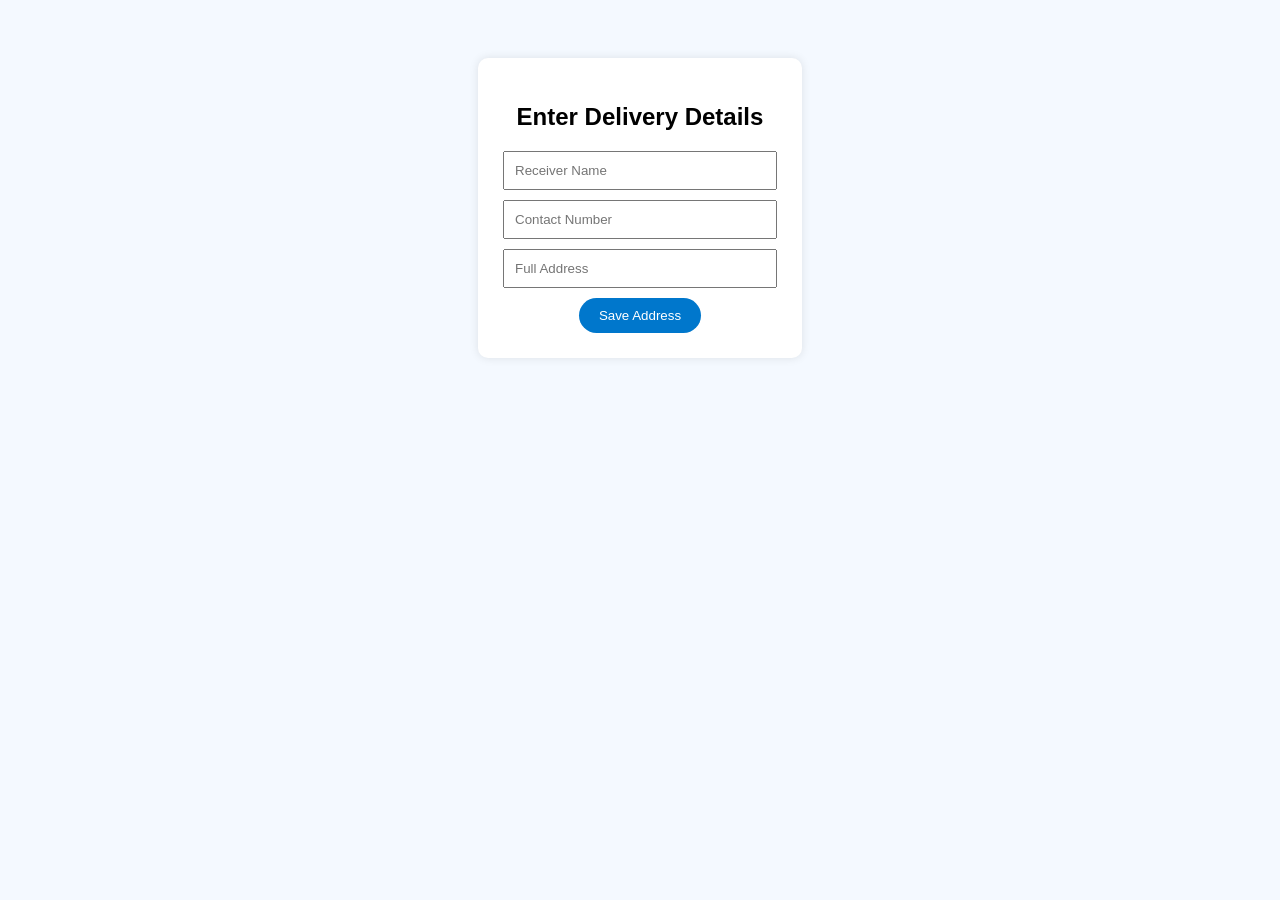
<file: address.html>
<!DOCTYPE html>
<html>
<head>
  <title>Enter Address</title>
  <style>
    body {
      font-family: Arial;
      text-align: center;
      padding: 50px;
      background: #f4f9ff;
    }

    .box {
      background: white;
      padding: 25px;
      border-radius: 10px;
      display: inline-block;
      box-shadow: 0 0 10px rgba(0,0,0,0.1);
    }

    input {
      display: block;
      margin: 10px auto;
      padding: 10px;
      width: 250px;
    }

    button {
      padding: 10px 20px;
      background: #0077cc;
      color: white;
      border: none;
      border-radius: 20px;
      cursor: pointer;
    }
  </style>
</head>

<body>

<div class="box">
  <h2>Enter Delivery Details</h2>

  <input type="text" id="name" placeholder="Receiver Name">
  <input type="text" id="phone" placeholder="Contact Number">
  <input type="text" id="address" placeholder="Full Address">

  <button onclick="saveAddress()">Save Address</button>
</div>

<script>
function saveAddress() {
  let name = document.getElementById("name").value;
  let phone = document.getElementById("phone").value;
  let address = document.getElementById("address").value;

  if (!name || !phone || !address) {
    alert("Please fill all details!");
    return;
  }

  localStorage.setItem("receiverName", name);
  localStorage.setItem("phone", phone);
  localStorage.setItem("address", address);

  alert("Address saved!");
  window.location.href = "index.html";
}
</script>

</body>
</html>
</file>
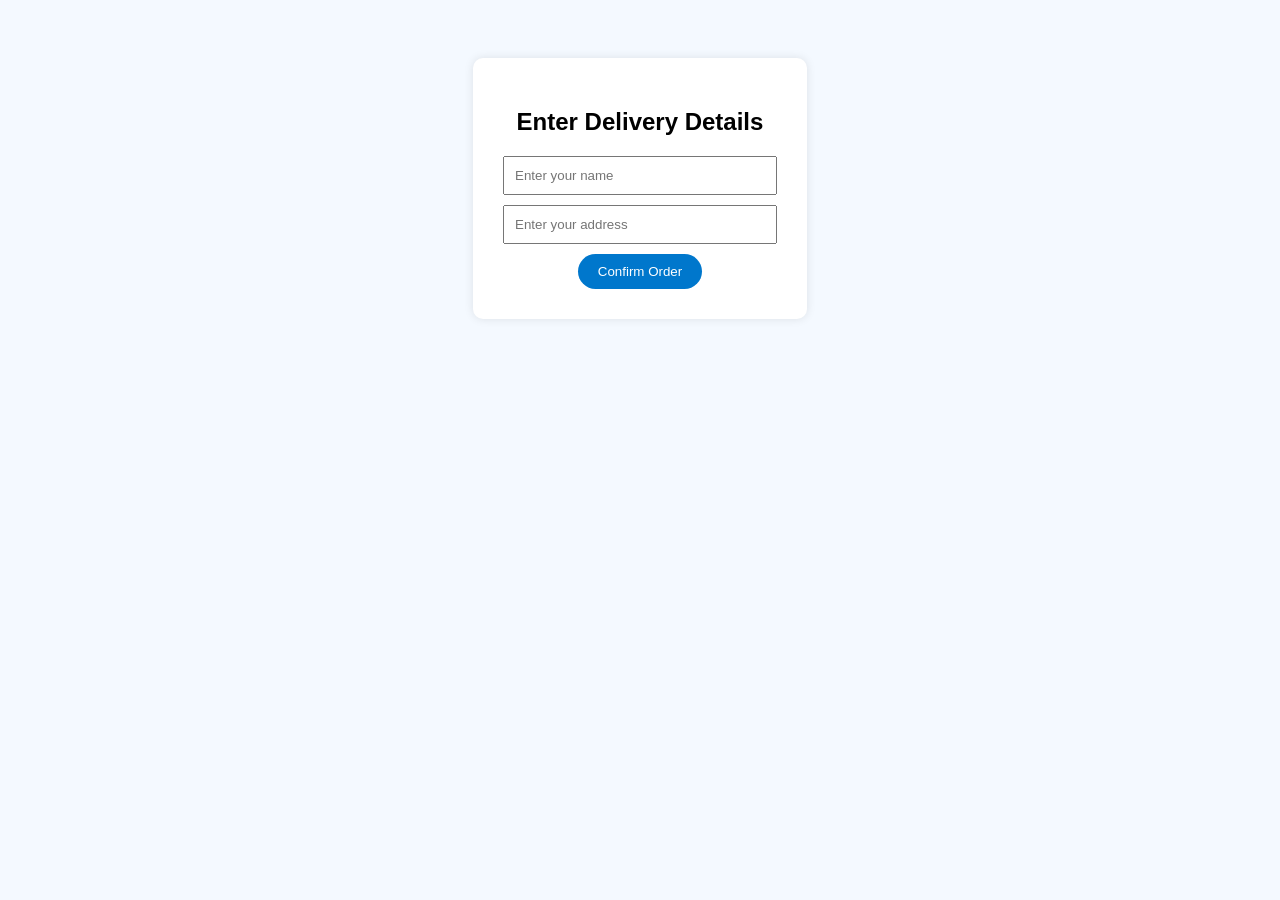
<file: detail.html>
<!DOCTYPE html>
<html lang="en">
<head>
  <meta charset="UTF-8">
  <title>Order Details</title>

  <style>
    body {
      font-family: Arial;
      background: #f4f9ff;
      text-align: center;
      padding: 50px;
    }

    .box {
      background: white;
      padding: 30px;
      border-radius: 10px;
      display: inline-block;
      box-shadow: 0 0 10px rgba(0,0,0,0.1);
    }

    input {
      display: block;
      margin: 10px auto;
      padding: 10px;
      width: 250px;
    }

    button {
      padding: 10px 20px;
      background: #0077cc;
      color: white;
      border: none;
      border-radius: 20px;
      cursor: pointer;
    }
  </style>
</head>

<body>

<div class="box">
  <h2>Enter Delivery Details</h2>

  <input type="text" id="name" placeholder="Enter your name">
  <input type="text" id="address" placeholder="Enter your address">

  <button onclick="confirmOrder()">Confirm Order</button>
</div>

<script>
function confirmOrder() {
  let name = document.getElementById("name").value;
  let address = document.getElementById("address").value;

  if (name === "" || address === "") {
    alert("Please fill all details!");
    return;
  }

  alert("✅ Order Confirmed Successfully!");
  window.location.href = "index.html";
}
</script>

</body>
</html>
</file>
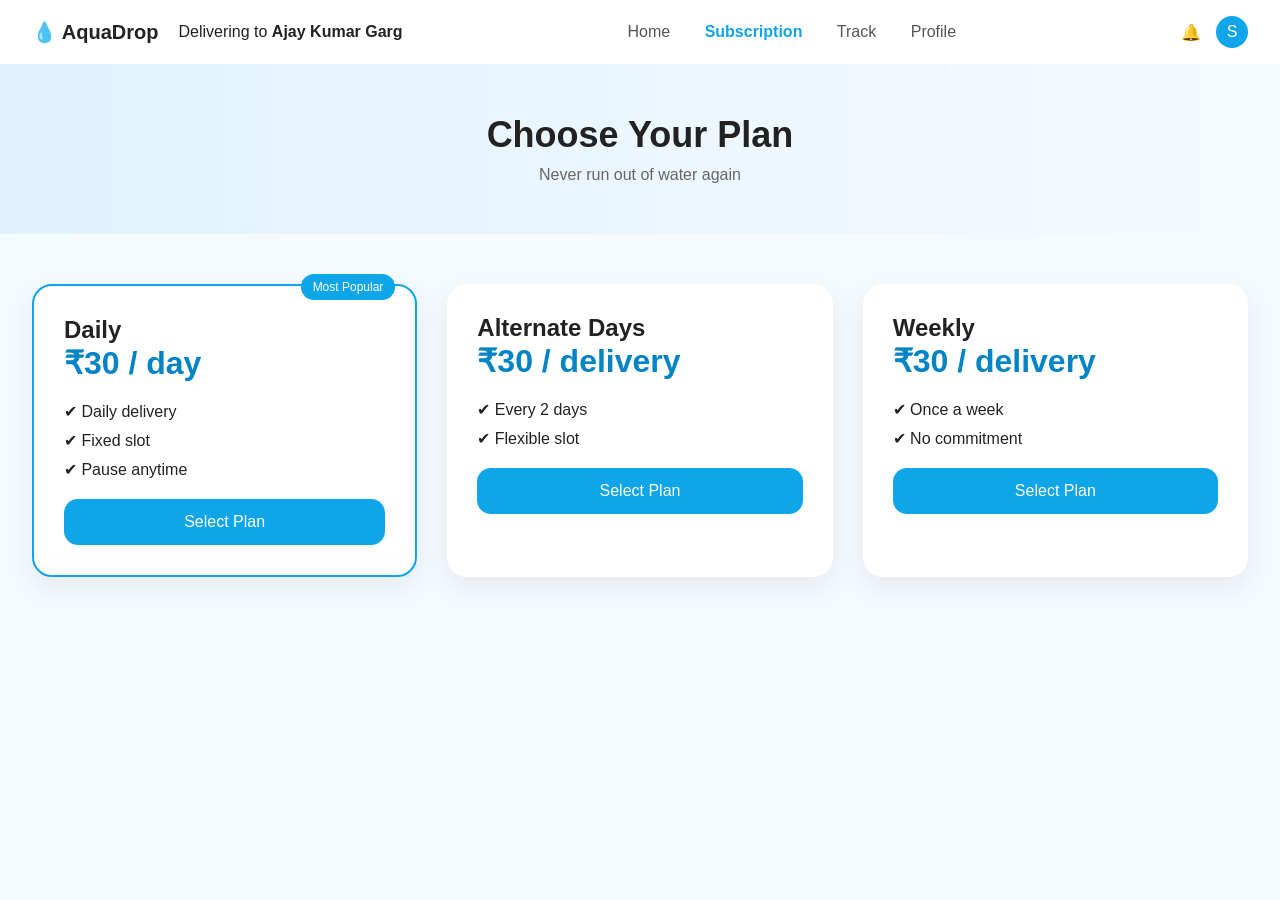
<file: subscription.html>
<!DOCTYPE html>
<html>
<head>
  <title>Subscription</title>
  <link rel="stylesheet" href="style.css">
</head>
<body>

<header class="navbar">
  <div class="nav-left">
    <div class="logo">💧 AquaDrop</div>
    <div class="location">Delivering to <strong>Ajay Kumar Garg</strong></div>
  </div>

  <nav class="nav-center">
    <a href="index.html">Home</a>
    <a href="subscription.html" class="active">Subscription</a>
    <a href="track.html">Track</a>
    <a href="profile.html">Profile</a>
  </nav>

  <div class="nav-right">🔔 <div class="avatar">S</div></div>
</header>

<section class="page-header">
  <h1>Choose Your Plan</h1>
  <p>Never run out of water again</p>
</section>

<section class="plans">
  <div class="plan-card popular">
    <span class="tag">Most Popular</span>
    <h2>Daily</h2>
    <h3>₹30 / day</h3>
    <ul>
      <li>✔ Daily delivery</li>
      <li>✔ Fixed slot</li>
      <li>✔ Pause anytime</li>
    </ul>
    <button onclick="location.href='profile.html'">Select Plan</button>
  </div>

  <div class="plan-card">
    <h2>Alternate Days</h2>
    <h3>₹30 / delivery</h3>
    <ul>
      <li>✔ Every 2 days</li>
      <li>✔ Flexible slot</li>
    </ul>
    <button onclick="location.href='profile.html'">Select Plan</button>
  </div>

  <div class="plan-card">
    <h2>Weekly</h2>
    <h3>₹30 / delivery</h3>
    <ul>
      <li>✔ Once a week</li>
      <li>✔ No commitment</li>
    </ul>
    <button onclick="location.href='profile.html'">Select Plan</button>
  </div>
</section>

</body>
</html>
</file>
<file: style.css>
* {
  margin: 0;
  padding: 0;
  box-sizing: border-box;
  font-family: "Segoe UI", sans-serif;
}

body {
  background: #f6fbff;
  color: #222;
}

.navbar {
  display: flex;
  justify-content: space-between;
  align-items: center;
  padding: 16px 32px;
  background: white;
  box-shadow: 0 2px 10px rgba(0,0,0,0.05);
}

.nav-left {
  display: flex;
  gap: 20px;
  align-items: center;
}

.logo {
  font-weight: bold;
  font-size: 20px;
}

.nav-center a {
  margin: 0 15px;
  text-decoration: none;
  color: #555;
  cursor: pointer;
}

.nav-center .active {
  color: #0ea5e9;
  font-weight: 600;
}

.nav-right {
  display: flex;
  gap: 15px;
  align-items: center;
}

.avatar {
  background: #0ea5e9;
  color: white;
  width: 32px;
  height: 32px;
  border-radius: 50%;
  display: grid;
  place-items: center;
}


.greeting {
  padding: 40px 32px;
  background: linear-gradient(to right, #e0f2ff, #f6fbff);
}

.greeting p {
  color: #666;
}

.greeting h1 {
  font-size: 32px;
}


.main {
  display: grid;
  grid-template-columns: 60% 40%;
  gap: 30px;
  padding: 40px 32px;
}


.product-card {
  background: white;
  border-radius: 20px;
  padding: 30px;
  position: relative;
  box-shadow: 0 10px 30px rgba(0,0,0,0.08);
}

.badge {
  position: absolute;
  top: 20px;
  left: 20px;
  background: #e0f2ff;
  color: #0284c7;
  padding: 6px 12px;
  border-radius: 20px;
  font-size: 12px;
}

.rating {
  position: absolute;
  top: 20px;
  right: 20px;
}

.product-card img {
  display: block;
  margin: 40px auto 20px;
  height: 220px;
}

.product-card h2 {
  text-align: center;
}

.subtitle {
  text-align: center;
  color: #666;
  margin-bottom: 20px;
}

.price-row {
  display: flex;
  justify-content: space-between;
  align-items: center;
}

.quantity {
  display: flex;
  gap: 10px;
}

.quantity button {
  width: 32px;
  height: 32px;
  border-radius: 50%;
  border: none;
  background: #e0f2ff;
  cursor: pointer;
}

.price {
  font-size: 28px;
  color: #0284c7;
  font-weight: bold;
}

.price small {
  display: block;
  font-size: 12px;
  color: #666;
}


.side-panel .card {
  background: white;
  border-radius: 16px;
  padding: 20px;
  margin-bottom: 20px;
  display: flex;
  justify-content: space-between;
  align-items: center;
}

.slots {
  display: grid;
  grid-template-columns: repeat(3, 1fr);
  gap: 10px;
  margin-top: 10px;
}

.slots button {
  padding: 10px;
  border-radius: 12px;
  border: 1px solid #ddd;
  background: white;
  cursor: pointer;
}

.slots .active {
  background: #0ea5e9;
  color: white;
  border: none;
}


.book-btn {
  width: 100%;
  padding: 16px;
  font-size: 18px;
  background: #0ea5e9;
  color: white;
  border: none;
  border-radius: 16px;
  cursor: pointer;
}

.page-header {
  padding: 50px 32px;
  text-align: center;
  background: linear-gradient(to right, #e0f2ff, #f6fbff);
}

.page-header h1 {
  font-size: 36px;
}

.page-header p {
  color: #666;
  margin-top: 10px;
}

.plans {
  display: grid;
  grid-template-columns: repeat(3, 1fr);
  gap: 30px;
  padding: 50px 32px;
}

.plan-card {
  background: white;
  border-radius: 20px;
  padding: 30px;
  box-shadow: 0 10px 30px rgba(0,0,0,0.08);
  position: relative;
  transition: transform 0.2s ease;
}

.plan-card:hover {
  transform: translateY(-6px);
}

.plan-card h2 {
  font-size: 24px;
}

.plan-card .desc {
  color: #666;
  margin: 5px 0 15px;
}

.plan-card h3 {
  font-size: 32px;
  color: #0284c7;
}

.plan-card h3 span {
  font-size: 14px;
  color: #666;
}

.plan-card ul {
  list-style: none;
  margin: 20px 0;
}

.plan-card ul li {
  margin-bottom: 10px;
}

.plan-card button {
  width: 100%;
  padding: 14px;
  border-radius: 14px;
  border: none;
  background: #0ea5e9;
  color: white;
  font-size: 16px;
  cursor: pointer;
}

.plan-card.popular {
  border: 2px solid #0ea5e9;
}

.plan-card .tag {
  position: absolute;
  top: -12px;
  right: 20px;
  background: #0ea5e9;
  color: white;
  padding: 6px 12px;
  border-radius: 20px;
  font-size: 12px;
}

.trust-strip {
  display: flex;
  justify-content: space-around;
  padding: 25px;
  background: white;
  font-weight: 500;
}
/* Smooth transition */
body {
  transition: background 0.3s ease, color 0.3s ease;
}

/* Dark mode styles */
body.dark {
  background: #0f172a;
  color: #f1f5f9;
}

body.dark .navbar,
body.dark .product-card,
body.dark .card,
body.dark .plan-card,
body.dark .profile-card,
body.dark .track-box {
  background: #1e293b;
  box-shadow: none;
}

body.dark .nav-center a {
  color: #cbd5e1;
}

body.dark .nav-center .active {
  color: #38bdf8;
}

body.dark .price,
body.dark h3 {
  color: #38bdf8;
}

body.dark .page-header {
  background: linear-gradient(to right, #0f172a, #1e293b);
}

/* Dark button style */
.dark-btn {
  border: none;
  background: transparent;
  font-size: 18px;
  cursor: pointer;
}
/* THEME SWITCH SLIDER */
.theme-switch {
  position: relative;
  display: inline-block;
  width: 60px;
  height: 30px;
}

.theme-switch input {
  opacity: 0;
  width: 0;
  height: 0;
}

.slider {
  position: absolute;
  cursor: pointer;
  background-color: #e2e8f0;
  border-radius: 34px;
  top: 0;
  left: 0;
  right: 0;
  bottom: 0;
  transition: 0.4s;
}

.slider::before {
  content: "";
  position: absolute;
  height: 22px;
  width: 22px;
  left: 4px;
  bottom: 4px;
  background-color: white;
  border-radius: 50%;
  transition: 0.4s;
}


input:checked + .slider {
  background-color: #0ea5e9;
}

input:checked + .slider::before {
  transform: translateX(30px);
}



.icon {
  position: absolute;
  top: 4px;
  font-size: 14px;
}

.sun {
  left: 8px;
}

.moon {
  right: 8px;
}


body.dark .greeting {
  background: radial-gradient(circle at left, #1e293b, #0f172a);
}

body.dark .greeting p {
  color: #94a3b8;
}

body.dark .greeting h1 {
  color: #f1f5f9;
}
.google-btn {
  display: flex;
  align-items: center;
  gap: 10px;
  padding: 8px 14px;
  border-radius: 25px;
  border: none;
  background: white;
  color: #333;
  font-weight: 500;
  cursor: pointer;
  box-shadow: 0 2px 6px rgba(0,0,0,0.15);
  transition: all 0.2s ease;
}

.google-btn img {
  width: 18px;
  height: 18px;
}

.google-btn:hover {
  transform: scale(1.05);
  box-shadow: 0 4px 10px rgba(0,0,0,0.2);
}
</file>
